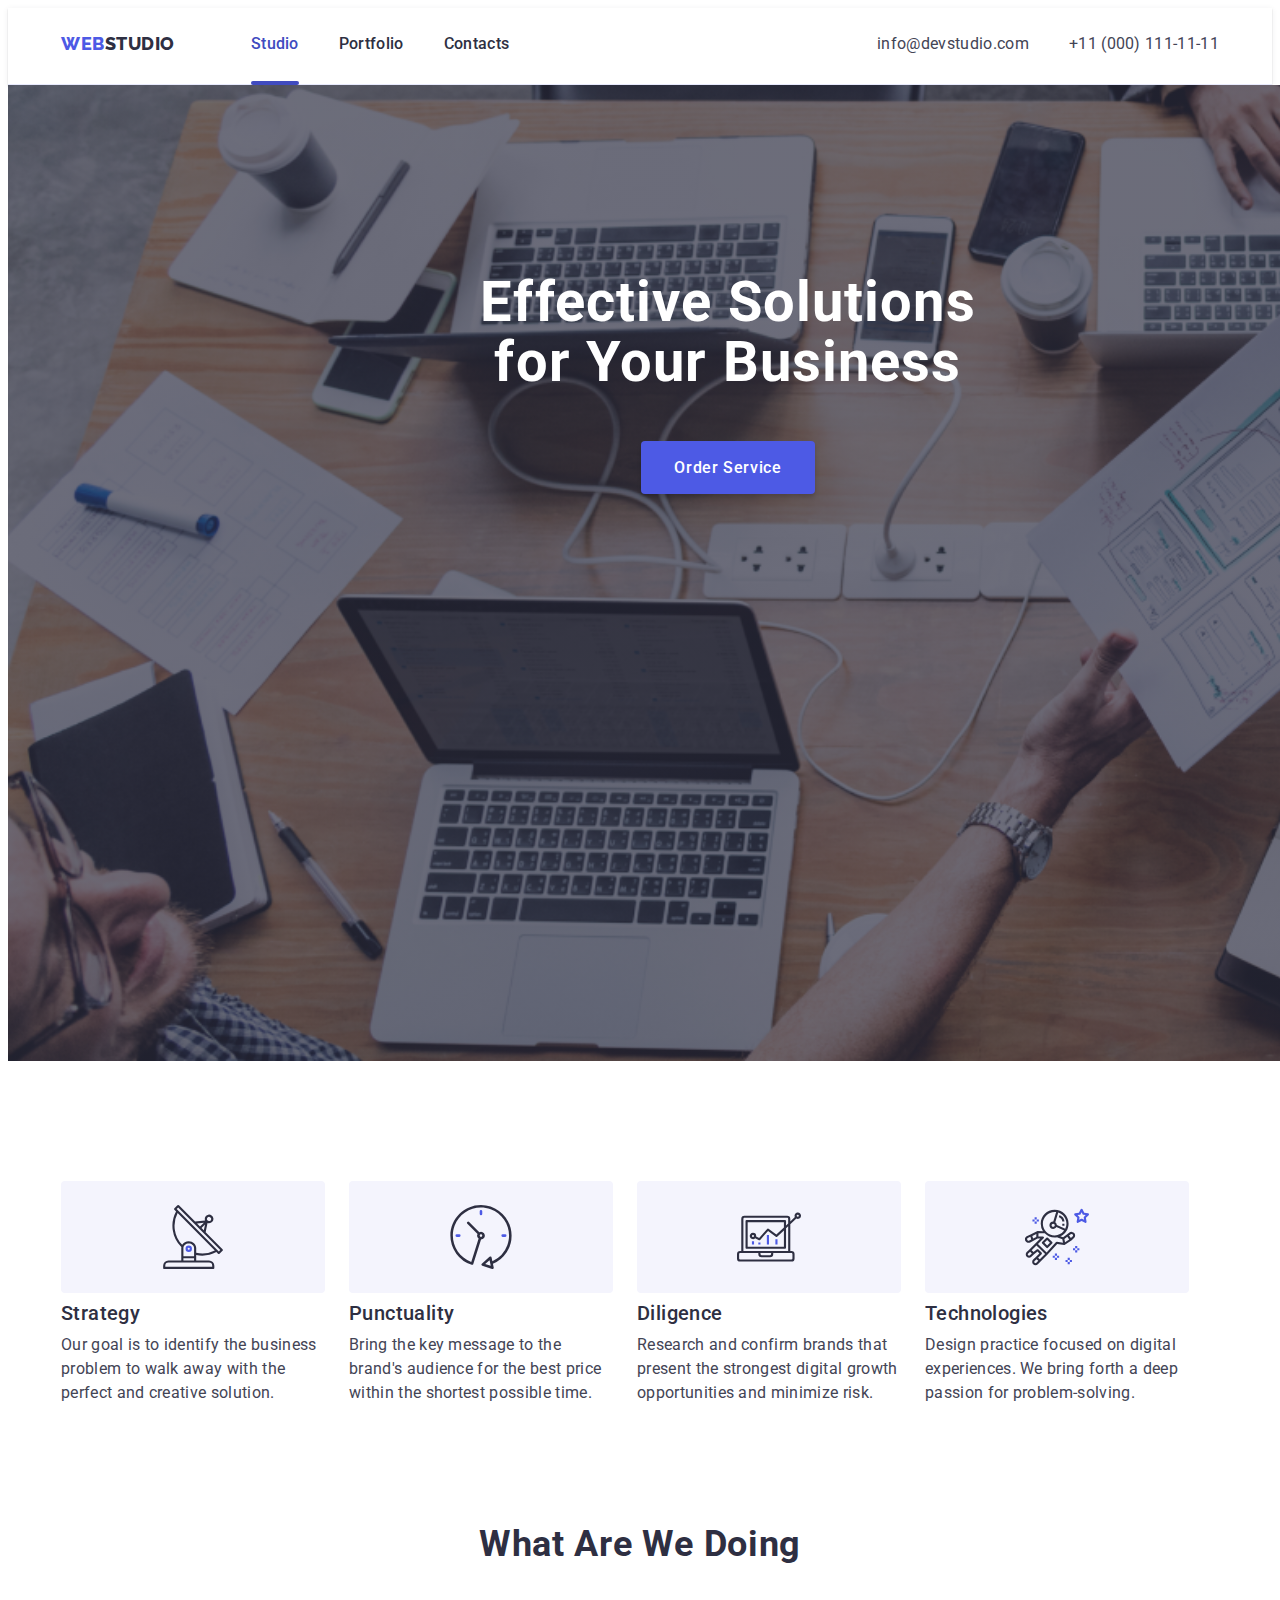
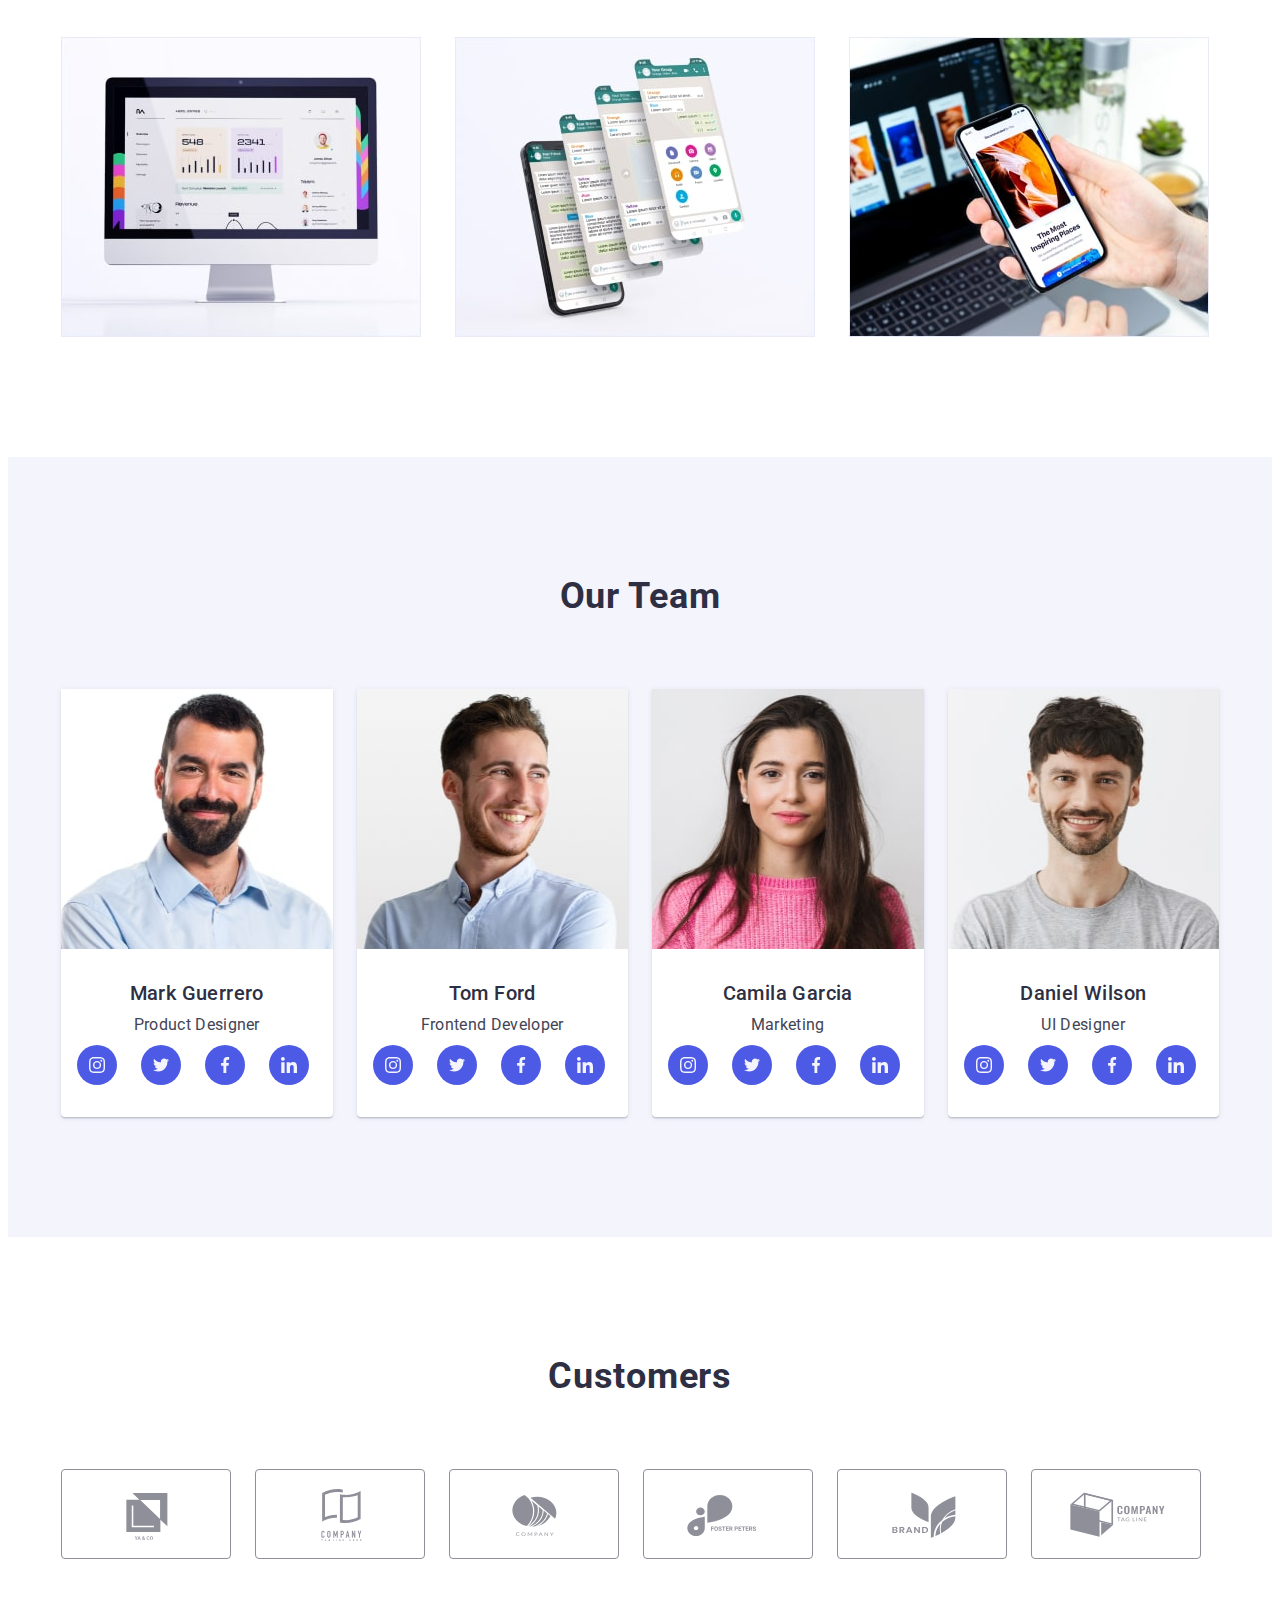
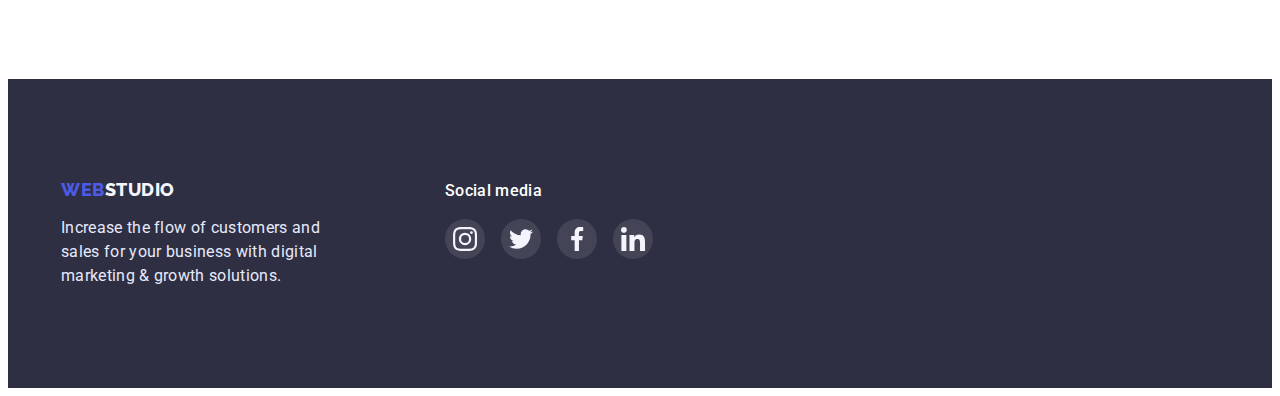
<file: index.html>
<!DOCTYPE html>
<html lang="en">
  <head>
    <meta charset="UTF-8" />
    <meta http-equiv="X-UA-Compatible" content="IE=edge" />
    <meta name="viewport" content="width=device-width, initial-scale=1.0" />
    <link rel="preconnect" href="https://fonts.googleapis.com" />
    <link rel="preconnect" href="https://fonts.gstatic.com" crossorigin />
    <link
      href="https://fonts.googleapis.com/css2?family=Raleway:wght@800&family=Roboto:wght@400;500;700;900&display=swap"
      rel="stylesheet"
    />
    <link
      rel="stylesheet"
      href="https://cdnjs.cloudflare.com/ajax/libs/modern-normalize/1.1.0/modern-normalize.min.css"
      integrity="sha512-wpPYUAdjBVSE4KJnH1VR1HeZfpl1ub8YT/NKx4PuQ5NmX2tKuGu6U/JRp5y+Y8XG2tV+wKQpNHVUX03MfMFn9Q=="
      crossorigin="anonymous"
      referrerpolicy="no-referrer"
    />
    <link rel="stylesheet" href="./css/style.css" />
    <title>WebStudio</title>
  </head>
  <body>
    <!-- $$$$$$$$$$$$$$$$$$$$ HEADER $$$$$$$$$$$$$$$$$$$$ -->
    <header class="header">
      <div class="container container-header">
        <nav class="header-nav">
          <a href="./index.html" class="header-logo-link link"
            ><span class="header-span">Web</span>Studio</a
          >
          <ul class="header-nav-list list">
            <li class="header-nav-item">
              <a href="./index.html" class="header-nav-link link current"
                >Studio</a
              >
            </li>
            <li class="header-nav-item">
              <a href="./portfolio.html" class="header-nav-link link"
                >Portfolio</a
              >
            </li>
            <li class="header-nav-item">
              <a href="" class="header-nav-link link">Contacts</a>
            </li>
          </ul>
        </nav>
        <address class="header-address">
          <ul class="header-address-list list">
            <li class="header-address-item">
              <a
                href="mailto:info@devstudio.com"
                class="header-address-link link"
                >info@devstudio.com</a
              >
            </li>
            <li class="header-address-item">
              <a href="tel:+110001111111" class="header-address-link link"
                >+11 (000) 111-11-11</a
              >
            </li>
          </ul>
        </address>
      </div>
    </header>
    <!-- $$$$$$$$$$$$$$$$$$$$ /HEADER $$$$$$$$$$$$$$$$$$$$ -->
    <!-- $$$$$$$$$$$$$$$$$$$$ MAIN $$$$$$$$$$$$$$$$$$$$ -->
    <main class="main">
      <!-- ********** HERO ********** -->
      <section class="hero">
        <div class="container container-hero">
          <h1 class="hero-title">Effective Solutions for Your Business</h1>
          <button type="button" class="hero-btn" data-modal-open>
            Order Service
          </button>
        </div>
      </section>
      <!-- ********** /HERO ********** -->
      <!-- ********** SKILLS ********** -->
      <section class="skills">
        <div class="container container-slills">
          <h2 class="hidden">Skills</h2>
          <ul class="skills-list list">
            <li class="skills-item">
              <div class="skills-item-div">
                <svg class="skills-svg" width="64" height="64">
                  <use href="./images/svg/sprite.svg#icon-antenna"></use>
                </svg>
              </div>
              <h3 class="skills-item-title">Strategy</h3>
              <p class="skills-item-text">
                Our goal is to identify the business problem to walk away with
                the perfect and creative solution.
              </p>
            </li>
            <li class="skills-item">
              <div class="skills-item-div">
                <svg class="skills-svg" width="64" height="64">
                  <use href="./images/svg/sprite.svg#icon-clock"></use>
                </svg>
              </div>
              <h3 class="skills-item-title">Punctuality</h3>
              <p class="skills-item-text">
                Bring the key message to the brand's audience for the best price
                within the shortest possible time.
              </p>
            </li>
            <li class="skills-item">
              <div class="skills-item-div">
                <svg class="skills-svg" width="64" height="64">
                  <use href="./images/svg/sprite.svg#icon-diagram"></use>
                </svg>
              </div>
              <h3 class="skills-item-title">Diligence</h3>
              <p class="skills-item-text">
                Research and confirm brands that present the strongest digital
                growth opportunities and minimize risk.
              </p>
            </li>
            <li class="skills-item">
              <div class="skills-item-div">
                <svg class="skills-svg" width="64" height="64">
                  <use href="./images/svg/sprite.svg#icon-astronaut"></use>
                </svg>
              </div>
              <h3 class="skills-item-title">Technologies</h3>
              <p class="skills-item-text">
                Design practice focused on digital experiences. We bring forth a
                deep passion for problem-solving.
              </p>
            </li>
          </ul>
        </div>
      </section>
      <!-- ********** /SKILLS ********** -->
      <!-- ********** WORK ********** -->
      <section class="work">
        <div class="container container-work">
          <h2 class="work-title">What are we doing</h2>
          <ul class="work-list list">
            <li class="work-item">
              <img
                src="./images/studio-Image/profile_of_a_person_on_a_computer-min.jpg"
                alt="Profile of a person on a computer"
                width="360"
                height="300"
                class="work-img"
              />
            </li>
            <li class="work-item">
              <img
                src="./images/studio-Image/a_phone_with_an_image_of_a_messenger-min.jpg"
                alt="A phone with an image of a messenger"
                width="360"
                height="300"
                class="work-img"
              />
            </li>
            <li class="work-item">
              <img
                src="./images/studio-Image/a_phone_with_an_image_of_a_desert_with_the_name_of_the_most_inspiring_places_and_a_laptop_with_the_same_description_in_the_background-min.jpg"
                alt="A phone with an image of a desert with the name of the most inspiring places and a laptop with the sam description in the background"
                width="360"
                height="300"
                class="work-img"
              />
            </li>
          </ul>
        </div>
      </section>
      <!-- ********** /WORK ********** -->
      <!-- ********** TEAM ********** -->
      <section class="team">
        <div class="container container-team">
          <h2 class="team-title">Our team</h2>
          <ul class="team-list list">
            <li class="team-item">
              <img
                src="./images/studio-Image/mark_guerrero-min.jpg"
                alt="A man with a thick beard in a white shirt"
                width="264"
                height="260"
                class="team-img"
              />
              <div class="team-item-wrap">
                <h3 class="team-item-title">Mark Guerrero</h3>
                <p class="team-item-text">Product Designer</p>
                <ul class="social-list list">
                  <li class="social-item">
                    <a class="social-link" href="/index.html">
                      <svg class="social-svg" width="16" height="16">
                        <use
                          href="./images/svg/sprite.svg#icon-instagram"
                        ></use>
                      </svg>
                    </a>
                  </li>
                  <li class="social-item">
                    <a class="social-link" href="/index.html">
                      <svg class="social-svg" width="16" height="16">
                        <use href="./images/svg/sprite.svg#icon-twitter"></use>
                      </svg>
                    </a>
                  </li>
                  <li class="social-item">
                    <a class="social-link" href="/index.html">
                      <svg class="social-svg" width="16" height="16">
                        <use href="./images/svg/sprite.svg#icon-facebook"></use>
                      </svg>
                    </a>
                  </li>
                  <li class="social-item">
                    <a class="social-link" href="/index.html">
                      <svg class="social-svg" width="16" height="16">
                        <use href="./images/svg/sprite.svg#icon-linkedin"></use>
                      </svg>
                    </a>
                  </li>
                </ul>
              </div>
            </li>
            <li class="team-item">
              <img
                src="./images/studio-Image/tom_ford-min.jpg"
                alt="Smiling man in a white shirt"
                width="264"
                height="260"
                class="team-img"
              />
              <div class="team-item-wrap">
                <h3 class="team-item-title">Tom Ford</h3>
                <p class="team-item-text">Frontend Developer</p>
                <ul class="social-list list">
                  <li class="social-item">
                    <a class="social-link" href="/index.html">
                      <svg class="social-svg" width="16" height="16">
                        <use
                          href="./images/svg/sprite.svg#icon-instagram"
                        ></use>
                      </svg>
                    </a>
                  </li>
                  <li class="social-item">
                    <a class="social-link" href="/index.html">
                      <svg class="social-svg" width="16" height="16">
                        <use href="./images/svg/sprite.svg#icon-twitter"></use>
                      </svg>
                    </a>
                  </li>
                  <li class="social-item">
                    <a class="social-link" href="/index.html">
                      <svg class="social-svg" width="16" height="16">
                        <use href="./images/svg/sprite.svg#icon-facebook"></use>
                      </svg>
                    </a>
                  </li>
                  <li class="social-item">
                    <a class="social-link" href="/index.html">
                      <svg class="social-svg" width="16" height="16">
                        <use href="./images/svg/sprite.svg#icon-linkedin"></use>
                      </svg>
                    </a>
                  </li>
                </ul>
              </div>
            </li>
            <li class="team-item">
              <img
                src="./images/studio-Image/camila_garcia-min.jpg"
                alt="A girl with brown hair in a pink sweater"
                width="264"
                height="260"
                class="team-img"
              />
              <div class="team-item-wrap">
                <h3 class="team-item-title">Camila Garcia</h3>
                <p class="team-item-text">Marketing</p>
                <ul class="social-list list">
                  <li class="social-item">
                    <a class="social-link" href="/index.html">
                      <svg class="social-svg" width="16" height="16">
                        <use
                          href="./images/svg/sprite.svg#icon-instagram"
                        ></use>
                      </svg>
                    </a>
                  </li>
                  <li class="social-item">
                    <a class="social-link" href="/index.html">
                      <svg class="social-svg" width="16" height="16">
                        <use href="./images/svg/sprite.svg#icon-twitter"></use>
                      </svg>
                    </a>
                  </li>
                  <li class="social-item">
                    <a class="social-link" href="/index.html">
                      <svg class="social-svg" width="16" height="16">
                        <use href="./images/svg/sprite.svg#icon-facebook"></use>
                      </svg>
                    </a>
                  </li>
                  <li class="social-item">
                    <a class="social-link" href="/index.html">
                      <svg class="social-svg" width="16" height="16">
                        <use href="./images/svg/sprite.svg#icon-linkedin"></use>
                      </svg>
                    </a>
                  </li>
                </ul>
              </div>
            </li>
            <li class="team-item">
              <img
                src="./images/studio-Image/daniel_wilson-min.jpg"
                alt="A smiling guy in a gray t-shirt"
                width="264"
                height="260"
                class="team-img"
              />
              <div class="team-item-wrap">
                <h3 class="team-item-title">Daniel Wilson</h3>
                <p class="team-item-text">UI Designer</p>
                <ul class="social-list list">
                  <li class="social-item">
                    <a class="social-link" href="/index.html">
                      <svg class="social-svg" width="16" height="16">
                        <use
                          href="./images/svg/sprite.svg#icon-instagram"
                        ></use>
                      </svg>
                    </a>
                  </li>
                  <li class="social-item">
                    <a class="social-link" href="/index.html">
                      <svg class="social-svg" width="16" height="16">
                        <use href="./images/svg/sprite.svg#icon-twitter"></use>
                      </svg>
                    </a>
                  </li>
                  <li class="social-item">
                    <a class="social-link" href="/index.html">
                      <svg class="social-svg" width="16" height="16">
                        <use href="./images/svg/sprite.svg#icon-facebook"></use>
                      </svg>
                    </a>
                  </li>
                  <li class="social-item">
                    <a class="social-link" href="/index.html">
                      <svg class="social-svg" width="16" height="16">
                        <use href="./images/svg/sprite.svg#icon-linkedin"></use>
                      </svg>
                    </a>
                  </li>
                </ul>
              </div>
            </li>
          </ul>
        </div>
      </section>
      <!-- ********** /TEAM ********** -->
      <!-- ********** CUSTOMERS ********** -->
      <section class="customers">
        <div class="container container-customers">
          <h2 class="customers-title">Customers</h2>
          <ul class="customers-list list">
            <li class="customers-item">
              <a href="./index.html" class="customers-link">
                <svg class="customers-svg" width="104" height="56">
                  <use href="./images/svg/sprite.svg#icon-ya-co"></use>
                </svg>
              </a>
            </li>
            <li class="customers-item">
              <a href="./index.html" class="customers-link">
                <svg class="customers-svg" width="104" height="56">
                  <use href="./images/svg/sprite.svg#icon-tagline-here"></use>
                </svg>
              </a>
            </li>
            <li class="customers-item">
              <a href="./index.html" class="customers-link">
                <svg class="customers-svg" width="104" height="56">
                  <use href="./images/svg/sprite.svg#icon-company"></use>
                </svg>
              </a>
            </li>
            <li class="customers-item">
              <a href="./index.html" class="customers-link">
                <svg class="customers-svg" width="104" height="56">
                  <use href="./images/svg/sprite.svg#icon-fister-peters"></use>
                </svg>
              </a>
            </li>
            <li class="customers-item">
              <a href="./index.html" class="customers-link">
                <svg class="customers-svg" width="104" height="56">
                  <use href="./images/svg/sprite.svg#icon-brand"></use>
                </svg>
              </a>
            </li>
            <li class="customers-item">
              <a href="./index.html" class="customers-link">
                <svg class="customers-svg" width="104" height="56">
                  <use href="./images/svg/sprite.svg#icon-tag-line"></use>
                </svg>
              </a>
            </li>
          </ul>
        </div>
      </section>
      <!-- ********** /CUSTOMERS ********** -->
    </main>
    <!-- $$$$$$$$$$$$$$$$$$$$ /MAIN $$$$$$$$$$$$$$$$$$$$ -->
    <!-- $$$$$$$$$$$$$$$$$$$$ FOOTER $$$$$$$$$$$$$$$$$$$$ -->
    <footer class="footer">
      <div class="container container-footer">
        <div class="footer-left">
          <a href="./index.html" class="footer-logo link"
            ><span class="footer-span">Web</span>Studio</a
          >
          <p class="footer-text">
            Increase the flow of customers and sales for your business with
            digital marketing & growth solutions.
          </p>
        </div>
        <div class="footer-right">
          <p class="footer-right-text">Social media</p>
          <ul class="footer-list list">
            <li class="footer-item">
              <a class="footer-list-link" href="./index.html">
                <svg class="footer-svg" width="24" height="24">
                  <use href="./images/svg/sprite.svg#icon-instagram"></use>
                </svg>
              </a>
            </li>
            <li class="footer-item">
              <a class="footer-list-link" href="./index.html">
                <svg class="footer-svg" width="24" height="24">
                  <use href="./images/svg/sprite.svg#icon-twitter"></use>
                </svg>
              </a>
            </li>
            <li class="footer-item">
              <a class="footer-list-link" href="./index.html">
                <svg class="footer-svg" width="24" height="24">
                  <use href="./images/svg/sprite.svg#icon-facebook"></use>
                </svg>
              </a>
            </li>
            <li class="footer-item">
              <a class="footer-list-link" href="./index.html">
                <svg class="footer-svg" width="24" height="24">
                  <use href="./images/svg/sprite.svg#icon-linkedin"></use>
                </svg>
              </a>
            </li>
          </ul>
        </div>
      </div>
    </footer>
    <!-- $$$$$$$$$$$$$$$$$$$$ /FOOTER $$$$$$$$$$$$$$$$$$$$ -->

    <!-- $$$$$$$$$$$$$$$$$$$$ BACKDROP $$$$$$$$$$$$$$$$$$$$ -->

    <div class="backdrop is-hidden" data-modal>
      <div class="modal">
        <button type="button" class="modal-close-button" data-modal-close>
          <svg class="modal-close-icon" width="8" height="8">
            <use href="./images/svg/sprite.svg#icon-close-black"></use>
          </svg>
        </button>
      </div>
    </div>
    <script src="./js/modal.js"></script>

    <!-- $$$$$$$$$$$$$$$$$$$$ /BACKDROP $$$$$$$$$$$$$$$$$$$$ -->
  </body>
</html>
</file>
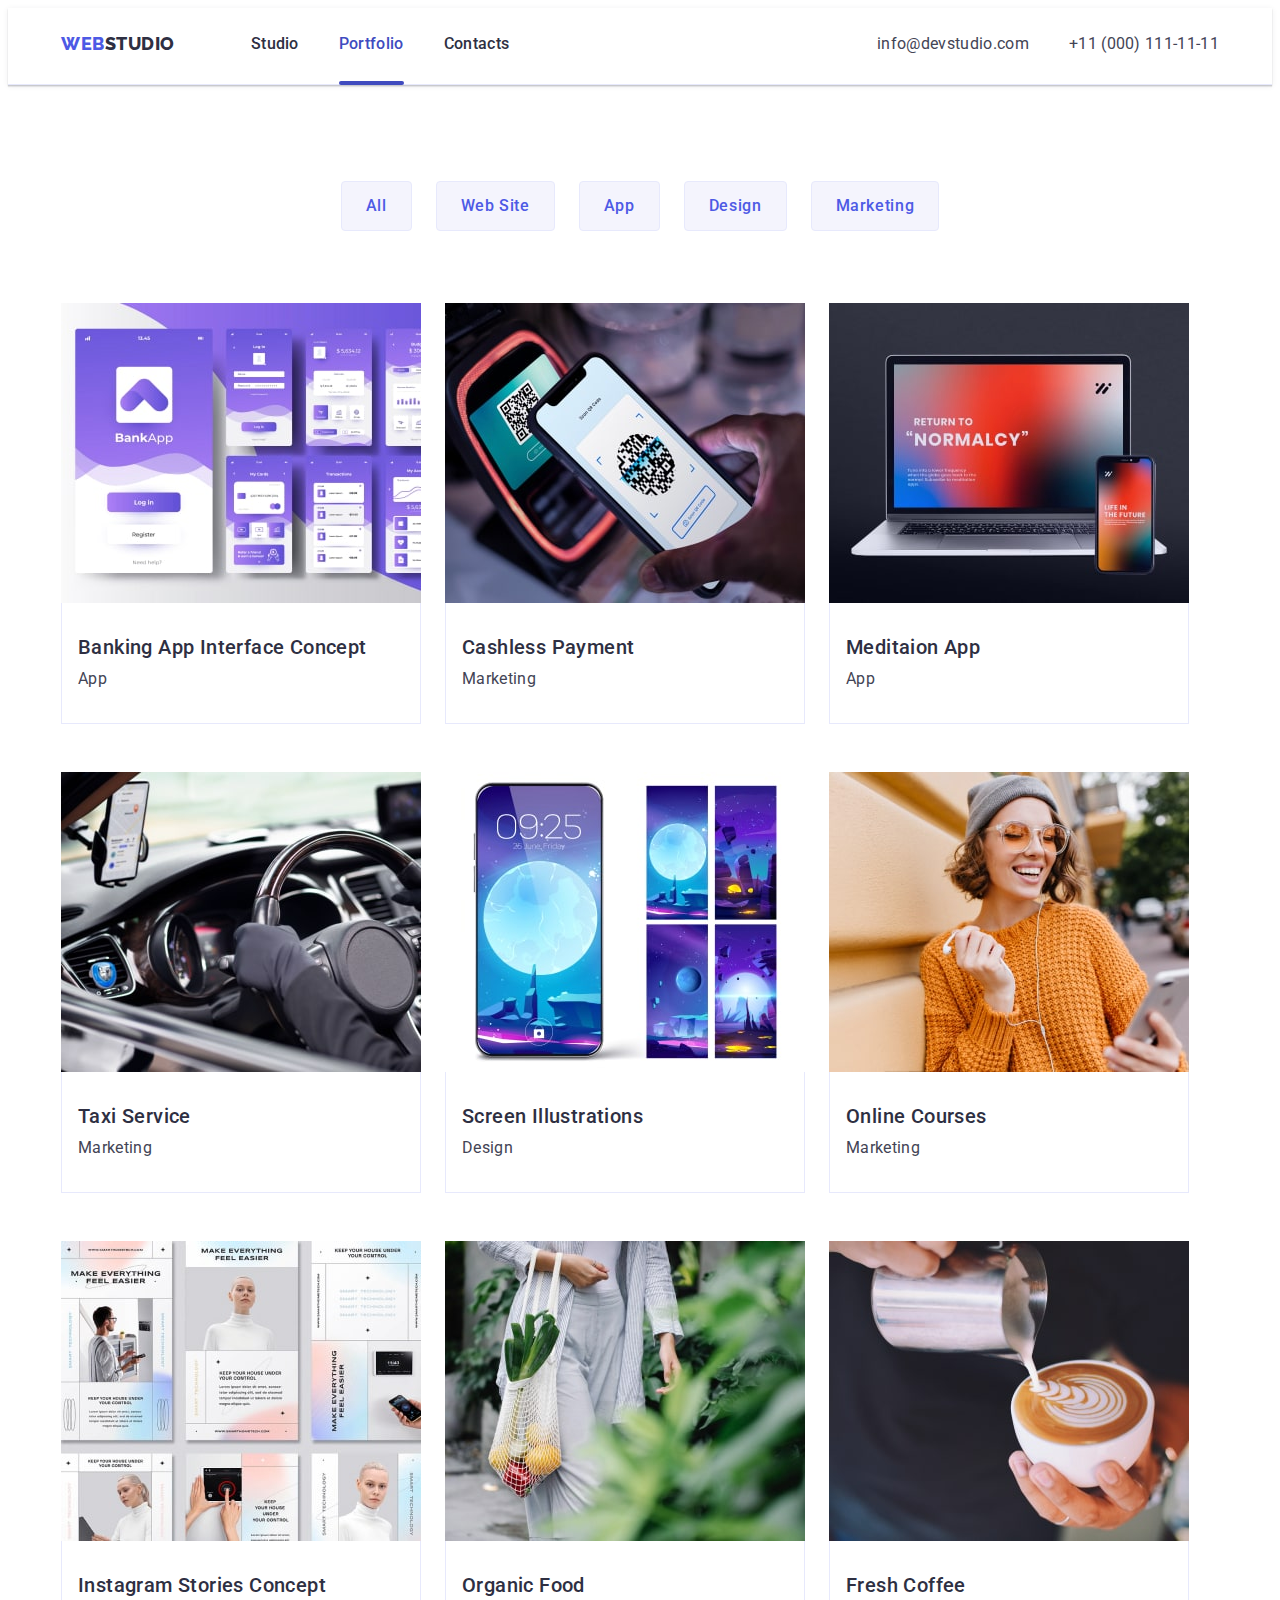
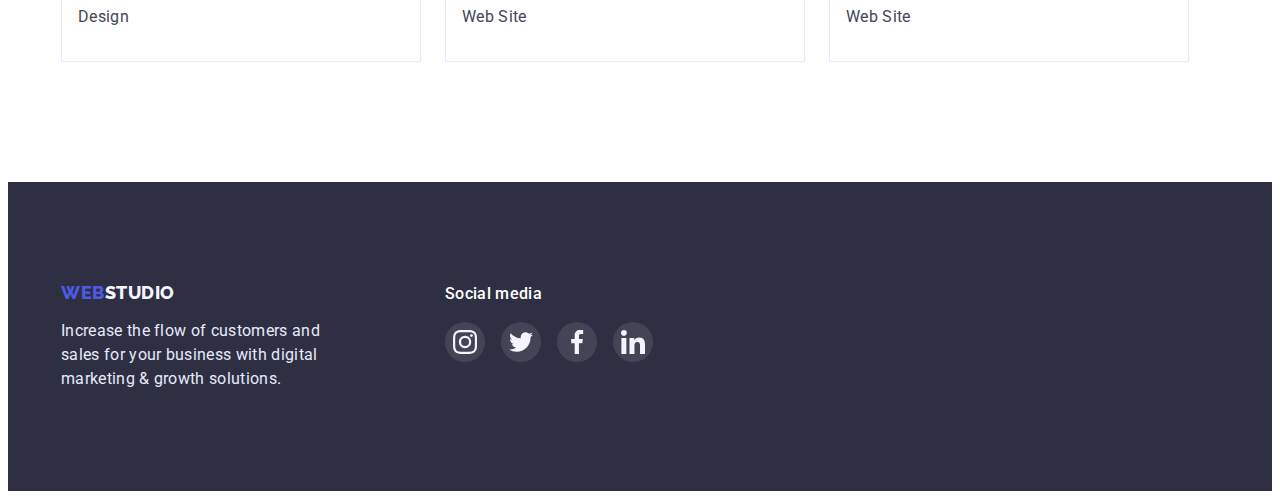
<file: portfolio.html>
<!DOCTYPE html>
<html lang="en">
  <head>
    <meta charset="UTF-8" />
    <meta http-equiv="X-UA-Compatible" content="IE=edge" />
    <meta name="viewport" content="width=device-width, initial-scale=1.0" />
    <link rel="preconnect" href="https://fonts.googleapis.com" />
    <link rel="preconnect" href="https://fonts.gstatic.com" crossorigin />
    <link
      href="https://fonts.googleapis.com/css2?family=Raleway:wght@800&family=Roboto:wght@400;500;700;900&display=swap"
      rel="stylesheet"
    />
    <link
      rel="stylesheet"
      href="https://cdnjs.cloudflare.com/ajax/libs/modern-normalize/1.1.0/modern-normalize.min.css"
      integrity="sha512-wpPYUAdjBVSE4KJnH1VR1HeZfpl1ub8YT/NKx4PuQ5NmX2tKuGu6U/JRp5y+Y8XG2tV+wKQpNHVUX03MfMFn9Q=="
      crossorigin="anonymous"
      referrerpolicy="no-referrer"
    />
    <link rel="stylesheet" href="./css/style.css" />
    <title>WebStudio</title>
  </head>
  <body>
    <!-- $$$$$$$$$$$$$$$$$$$$ HEADER $$$$$$$$$$$$$$$$$$$$ -->
    <header class="header">
      <div class="container container-header">
        <nav class="header-nav">
          <a href="./index.html" class="header-logo-link link"
            ><span class="header-span">Web</span>Studio</a
          >
          <ul class="header-nav-list list">
            <li class="header-nav-item">
              <a href="./index.html" class="header-nav-link link">Studio</a>
            </li>
            <li class="header-nav-item">
              <a href="./portfolio.html" class="header-nav-link link current"
                >Portfolio</a
              >
            </li>
            <li class="header-nav-item">
              <a href="" class="header-nav-link link">Contacts</a>
            </li>
          </ul>
        </nav>
        <address class="header-address">
          <ul class="header-address-list list">
            <li class="header-address-item">
              <a
                href="mailto:info@devstudio.com"
                class="header-address-link link"
                >info@devstudio.com</a
              >
            </li>
            <li class="header-address-item">
              <a href="tel:+110001111111" class="header-address-link link"
                >+11 (000) 111-11-11</a
              >
            </li>
          </ul>
        </address>
      </div>
    </header>
    <!-- $$$$$$$$$$$$$$$$$$$$ /HEADER $$$$$$$$$$$$$$$$$$$$ -->
    <!-- $$$$$$$$$$$$$$$$$$$$ MAIN $$$$$$$$$$$$$$$$$$$$ -->
    <main>
      <section class="portfolio-main">
        <div class="container container-portfolio-main">
          <h1 class="hidden">Filter</h1>
          <ul class="portfolio-main-list-filter list">
            <li class="portfolio-main-filter-item">
              <button type="button" class="portfolio-main-filter-btn">
                All
              </button>
            </li>
            <li class="portfolio-main-filter-item">
              <button type="button" class="portfolio-main-filter-btn">
                Web Site
              </button>
            </li>
            <li class="portfolio-main-filter-item">
              <button type="button" class="portfolio-main-filter-btn">
                App
              </button>
            </li>
            <li class="portfolio-main-filter-item">
              <button type="button" class="portfolio-main-filter-btn">
                Design
              </button>
            </li>
            <li class="portfolio-main-filter-item">
              <button type="button" class="portfolio-main-filter-btn">
                Marketing
              </button>
            </li>
          </ul>

          <ul class="portfolio-list-card list">
            <li class="portfolio-card">
              <a class="portfolio-card-link link" href="./portfolio.html">
                <div class="portfolio-cover">
                  <img
                    src="./images/portfolio-Image/banking_app_interface_concept.jpg"
                    alt="Banking app interface concept"
                    width="360"
                    height="300"
                    class="portfolio-card-img"
                  />
                  <p class="portfolio-cover-text">
                    14 Stylish and User-Friendly App Design Concepts · Task
                    Manager App · Calorie Tracker App · Exotic Fruit Ecommerce
                    App · Cloud Storage App
                  </p>
                </div>

                <div class="portfolio-card-wrap">
                  <h2 class="portfolio-card-title">
                    Banking App Interface Concept
                  </h2>
                  <p class="portfolio-card-text">App</p>
                </div>
              </a>
            </li>
            <li class="portfolio-card">
              <a class="portfolio-card-link link" href="./portfolio.html">
                <div class="portfolio-cover">
                  <img
                    src="./images/portfolio-Image/qr_code_scanning.jpg"
                    alt="QR code scanning"
                    width="360"
                    height="300"
                    class="portfolio-card-img"
                  />
                  <p class="portfolio-cover-text">
                    14 Stylish and User-Friendly App Design Concepts · Task
                    Manager App · Calorie Tracker App · Exotic Fruit Ecommerce
                    App · Cloud Storage App
                  </p>
                </div>

                <div class="portfolio-card-wrap">
                  <h2 class="portfolio-card-title">Cashless Payment</h2>
                  <p class="portfolio-card-text">Marketing</p>
                </div>
              </a>
            </li>
            <li class="portfolio-card">
              <a class="portfolio-card-link link" href="./portfolio.html">
                <div class="portfolio-cover">
                  <img
                    src="./images/portfolio-Image/a_meditation_app_on_your_laptop_and_phone.jpg"
                    alt="A meditation app on your laptop and phone"
                    width="360"
                    height="300"
                    class="portfolio-card-img"
                  />
                  <p class="portfolio-cover-text">
                    14 Stylish and User-Friendly App Design Concepts · Task
                    Manager App · Calorie Tracker App · Exotic Fruit Ecommerce
                    App · Cloud Storage App
                  </p>
                </div>

                <div class="portfolio-card-wrap">
                  <h2 class="portfolio-card-title">Meditaion App</h2>
                  <p class="portfolio-card-text">App</p>
                </div>
              </a>
            </li>
            <li class="portfolio-card">
              <a class="portfolio-card-link link" href="./portfolio.html">
                <div class="portfolio-cover">
                  <img
                    src="./images/portfolio-Image/a_person_drives_a_car.jpg"
                    alt="A person drives a car"
                    width="360"
                    height="300"
                    class="portfolio-card-img"
                  />
                  <p class="portfolio-cover-text">
                    14 Stylish and User-Friendly App Design Concepts · Task
                    Manager App · Calorie Tracker App · Exotic Fruit Ecommerce
                    App · Cloud Storage App
                  </p>
                </div>

                <div class="portfolio-card-wrap">
                  <h2 class="portfolio-card-title">Taxi Service</h2>
                  <p class="portfolio-card-text">Marketing</p>
                </div>
              </a>
            </li>
            <li class="portfolio-card">
              <a class="portfolio-card-link link" href="./portfolio.html">
                <div class="portfolio-cover">
                  <img
                    src="./images/portfolio-Image/screen_illustrations.jpg"
                    alt="Screen illustrations"
                    width="360"
                    height="300"
                    class="portfolio-card-img"
                  />
                  <p class="portfolio-cover-text">
                    14 Stylish and User-Friendly App Design Concepts · Task
                    Manager App · Calorie Tracker App · Exotic Fruit Ecommerce
                    App · Cloud Storage App
                  </p>
                </div>

                <div class="portfolio-card-wrap">
                  <h2 class="portfolio-card-title">Screen Illustrations</h2>
                  <p class="portfolio-card-text">Design</p>
                </div>
              </a>
            </li>
            <li class="portfolio-card">
              <a class="portfolio-card-link link" href="./portfolio.html">
                <div class="portfolio-cover">
                  <img
                    src="./images/portfolio-Image/a_smiling_girl_in_glasses_looks_at_the_phone.jpg"
                    alt="A smiling girl in glasses looks at the phone"
                    width="360"
                    height="300"
                    class="portfolio-card-img"
                  />
                  <p class="portfolio-cover-text">
                    14 Stylish and User-Friendly App Design Concepts · Task
                    Manager App · Calorie Tracker App · Exotic Fruit Ecommerce
                    App · Cloud Storage App
                  </p>
                </div>

                <div class="portfolio-card-wrap">
                  <h2 class="portfolio-card-title">Online Courses</h2>
                  <p class="portfolio-card-text">Marketing</p>
                </div>
              </a>
            </li>
            <li class="portfolio-card">
              <a class="portfolio-card-link link" href="./portfolio.html">
                <div class="portfolio-cover">
                  <img
                    src="./images/portfolio-Image/instagram_stories_concept.jpg"
                    alt="Instagram stories concept"
                    width="360"
                    height="300"
                    class="portfolio-card-img"
                  />
                  <p class="portfolio-cover-text">
                    14 Stylish and User-Friendly App Design Concepts · Task
                    Manager App · Calorie Tracker App · Exotic Fruit Ecommerce
                    App · Cloud Storage App
                  </p>
                </div>

                <div class="portfolio-card-wrap">
                  <h2 class="portfolio-card-title">
                    Instagram Stories Concept
                  </h2>
                  <p class="portfolio-card-text">Design</p>
                </div>
              </a>
            </li>
            <li class="portfolio-card">
              <a class="portfolio-card-link link" href="./portfolio.html">
                <div class="portfolio-cover">
                  <img
                    src="./images/portfolio-Image/girl_carries_groceries.jpg"
                    alt="Girl carries groceries"
                    width="360"
                    height="300"
                    class="portfolio-card-img"
                  />
                  <p class="portfolio-cover-text">
                    14 Stylish and User-Friendly App Design Concepts · Task
                    Manager App · Calorie Tracker App · Exotic Fruit Ecommerce
                    App · Cloud Storage App
                  </p>
                </div>

                <div class="portfolio-card-wrap">
                  <h2 class="portfolio-card-title">Organic Food</h2>
                  <p class="portfolio-card-text">Web Site</p>
                </div>
              </a>
            </li>
            <li class="portfolio-card">
              <a class="portfolio-card-link link" href="./portfolio.html">
                <div class="portfolio-cover">
                  <img
                    src="./images/portfolio-Image/man_makes_coffee.jpg"
                    alt="Man makes coffee"
                    width="360"
                    height="300"
                    class="portfolio-card-img"
                  />
                  <p class="portfolio-cover-text">
                    14 Stylish and User-Friendly App Design Concepts · Task
                    Manager App · Calorie Tracker App · Exotic Fruit Ecommerce
                    App · Cloud Storage App
                  </p>
                </div>

                <div class="portfolio-card-wrap">
                  <h2 class="portfolio-card-title">Fresh Coffee</h2>
                  <p class="portfolio-card-text">Web Site</p>
                </div>
              </a>
            </li>
          </ul>
        </div>
      </section>
    </main>
    <!-- $$$$$$$$$$$$$$$$$$$$ /MAIN $$$$$$$$$$$$$$$$$$$$ -->
    <!-- $$$$$$$$$$$$$$$$$$$$ FOOTER $$$$$$$$$$$$$$$$$$$$ -->
    <footer class="footer">
      <div class="container container-footer">
        <div class="footer-left">
          <a href="./index.html" class="footer-logo link"
            ><span class="footer-span">Web</span>Studio</a
          >
          <p class="footer-text">
            Increase the flow of customers and sales for your business with
            digital marketing & growth solutions.
          </p>
        </div>
        <div class="footer-right">
          <p class="footer-right-text">Social media</p>
          <ul class="footer-list list">
            <li class="footer-item">
              <a class="footer-list-link" href="./index.html">
                <svg class="footer-svg" width="24" height="24">
                  <use href="./images/svg/sprite.svg#icon-instagram"></use>
                </svg>
              </a>
            </li>
            <li class="footer-item">
              <a class="footer-list-link" href="./index.html">
                <svg class="footer-svg" width="24" height="24">
                  <use href="./images/svg/sprite.svg#icon-twitter"></use>
                </svg>
              </a>
            </li>
            <li class="footer-item">
              <a class="footer-list-link" href="./index.html">
                <svg class="footer-svg" width="24" height="24">
                  <use href="./images/svg/sprite.svg#icon-facebook"></use>
                </svg>
              </a>
            </li>
            <li class="footer-item">
              <a class="footer-list-link" href="./index.html">
                <svg class="footer-svg" width="24" height="24">
                  <use href="./images/svg/sprite.svg#icon-linkedin"></use>
                </svg>
              </a>
            </li>
          </ul>
        </div>
      </div>
    </footer>
    <!-- $$$$$$$$$$$$$$$$$$$$ /FOOTER $$$$$$$$$$$$$$$$$$$$ -->
  </body>
</html>
</file>
<file: css/style.css>
/* @@@@@@@@@@@@@@@@@@@@ STUDIO @@@@@@@@@@@@@@@@@@@@ */

:root {
  --primary-brand-color: #4d5ae5;
  --active-filter-background-color: #404bbf;
  --main-color: #2e2f42;
  --hero-and-footer-background-color: #2e2f42;
  --secondary-color: #434455;
  --hero-text-color: #ffffff;
  --our-team-background-color: #f4f4fd;
  --filter-background-color: #f4f4fd;
}

body {
  font-family: "Roboto", sans-serif;
  color: var(--main-color);
}

.hidden {
  position: absolute;
  width: 1px;
  height: 1px;
  margin: -1px;
  border: 0;
  padding: 0;
  white-space: nowrap;
  clip-path: inset(100%);
  clip: rect(0 0 0 0);
  overflow: hidden;
}

.link {
  text-decoration: none;
}

.list {
  list-style: none;
}

.container {
  max-width: 1158px;
  padding-left: 15px;
  padding-right: 15px;
  margin: 0 auto;
}

p,
h1,
h2,
h3,
h4 {
  margin: 0;
}

ul {
  margin: 0;
  padding-left: 0;
}

img {
  display: block;
}

/* $$$$$$$$$$$$$$$$$$$$ HEADER $$$$$$$$$$$$$$$$$$$$ */

.header {
  border-bottom: 1px solid #e7e9fc;
  box-shadow: 0px 2px 1px rgba(46, 47, 66, 0.08),
    0px 1px 1px rgba(46, 47, 66, 0.16), 0px 1px 6px rgba(46, 47, 66, 0.08);
  padding-top: 24px;
  padding-bottom: 24px;
}

.container-header {
  display: flex;
}

.header-nav {
  display: flex;
}

.header-logo-link {
  font-family: "Raleway", sans-serif;
  font-weight: 800;
  font-size: 18px;
  line-height: 1.33;
  letter-spacing: 0.03em;
  text-transform: uppercase;
  color: inherit;
  margin-right: 76px;
}

.header-span {
  color: var(--primary-brand-color);
}

.header-nav-list {
  display: flex;
  gap: 40px;
}

.header-nav-item {
}

.header-nav-link {
  font-weight: 500;
  font-size: 16px;
  line-height: 1.5;
  letter-spacing: 0.02em;
  color: inherit;
  border-top: 5px solid transparent;
  border-bottom: 5px solid transparent;
  transition: color 250ms cubic-bezier(0.4, 0, 0.2, 1);
}

.header-nav-link:is(:hover, :focus) {
  color: var(--active-filter-background-color);
}

.current {
  color: var(--active-filter-background-color);
}

.current::after {
  content: "";
  display: block;
  width: 100%;
  height: 4px;
  background-color: #404bbf;
  border-radius: 2px;
  position: relative;
  top: 25px;
  pointer-events: none;
}

.header-address {
  margin-left: auto;
}

.header-address-list {
  display: flex;
}

.header-address-item:not(:last-child) {
  margin-right: 40px;
}

.header-address-link {
  font-style: normal;
  font-size: 16px;
  line-height: 1.5;
  letter-spacing: 0.02em;
  color: var(--secondary-color);
  border-top: 5px solid transparent;
  border-bottom: 5px solid transparent;
  transition: color 250ms cubic-bezier(0.4, 0, 0.2, 1);
}

.header-address-link:is(:hover, :focus) {
  color: var(--active-filter-background-color);
}

/* $$$$$$$$$$$$$$$$$$$$ /HEADER $$$$$$$$$$$$$$$$$$$$ */

/* $$$$$$$$$$$$$$$$$$$$ MAIN $$$$$$$$$$$$$$$$$$$$ */

/* ********** HERO ********** */

.hero {
  padding-top: 188px;
  padding-bottom: 188px;
  background-color: rgba(46, 47, 66, 0.7);
  background-image: linear-gradient(
      rgba(46, 47, 66, 0.7) 0%,
      rgba(46, 47, 66, 0.7) 50%
    ),
    url(../images/portfolio-Image/background-hero.jpg);
  text-align: center;
  background-size: cover;
  background-repeat: no-repeat;
  width: 1440px;
  height: 600px;
  margin: 0 auto;
}

.container-hero {
  flex-direction: column;
  align-items: center;
}

.hero-title {
  font-size: 56px;
  line-height: 1.07;
  text-align: center;
  letter-spacing: 0.02em;
  color: var(--hero-text-color);
  margin: 0 auto;
  margin-bottom: 48px;
  max-width: 496px;
}
.hero-btn {
  background-color: var(--primary-brand-color);
  box-shadow: 0px 4px 4px rgba(0, 0, 0, 0.15);
  font-weight: 500;
  font-size: 16px;
  line-height: 1.5x;
  letter-spacing: 0.04em;
  color: #ffffff;
  cursor: pointer;
  font-family: inherit;
  padding: 16px 32px;
  border: 1px solid transparent;
  border-radius: 4px;
  transition: background-color 250ms cubic-bezier(0.4, 0, 0.2, 1),
    box-shadow 250ms cubic-bezier(0.4, 0, 0.2, 1);
}

.hero-btn:is(:hover, :focus) {
  background-color: var(--active-filter-background-color);
  box-shadow: 0px 4px 4px rgba(0, 0, 0, 0.15);
}

/* ********** /HERO ********** */

/* ********** SKILLS ********** */

.skills {
  padding-top: 120px;
}

.container-slills {
  display: flex;
}

.skills-list {
  display: flex;
  gap: 24px;
}

.skills-item {
  width: 264px;
}

.skills-item-div {
  background-color: #f4f4fd;
  border-radius: 4px;
  width: 264px;
  height: 112px;
  margin-bottom: 8px;
  display: flex;
  justify-content: center;
  align-items: center;
}

.skills-svg {
}

.skills-item-title {
  font-weight: 500;
  font-size: 20px;
  line-height: 1.2;
  letter-spacing: 0.02em;
  margin-bottom: 8px;
}

.skills-item-text {
  font-size: 16px;
  line-height: 1.5;
  letter-spacing: 0.02em;
  color: var(--secondary-color);
}

/* ********** /SKILLS ********** */

/* ********** WORK ********** */

.work {
  padding-top: 120px;
  padding-bottom: 120px;
}

.work-title {
  font-size: 36px;
  line-height: 1.11;
  text-align: center;
  letter-spacing: 0.02em;
  text-transform: capitalize;
  color: inherit;
  margin-bottom: 72px;
}

.work-list {
  display: flex;
  gap: 24px;
}

.work-item {
  width: calc((100% - 48px) / 3);
}

.work-img {
}

/* ********** /WORK ********** */

/* ********** TEAM ********** */

.team {
  background-color: var(--our-team-background-color);
  padding-top: 120px;
  padding-bottom: 120px;
}

.team-title {
  font-size: 36px;
  line-height: 1.11;
  text-align: center;
  letter-spacing: 0.02em;
  text-transform: capitalize;
  color: var(--main-color);
  margin-bottom: 72px;
}

.team-list {
  display: flex;
  gap: 24px;
}

.team-item {
  background-color: #ffffff;
  box-shadow: 0px 1px 6px rgba(46, 47, 66, 0.08),
    0px 1px 1px rgba(46, 47, 66, 0.16), 0px 2px 1px rgba(46, 47, 66, 0.08);
  width: calc((100% - 72px) / 4);
  border-radius: 0px 0px 4px 4px;
}

.team-item-wrap {
  padding: 32px 16px;
  text-align: center;
}

.team-img {
  width: 100%;
}

.team-item-title {
  font-weight: 500;
  font-size: 20px;
  line-height: 1.2;
  letter-spacing: 0.02em;
  color: inherit;
  margin-bottom: 8px;
}

.team-item-text {
  font-size: 16px;
  line-height: 1.5;
  letter-spacing: 0.02em;
  color: var(--secondary-color);
  margin-bottom: 8px;
}

.social-list {
  display: flex;
  gap: 24px;
}

.social-item {
  width: 40px;
  height: 40px;
}

.social-link {
  display: flex;
  justify-content: center;
  align-items: center;
  width: 100%;
  height: 100%;
  border-radius: 50%;
  background-color: #4d5ae5;
  transition: background-color 250ms cubic-bezier(0.4, 0, 0.2, 1);
}

.social-link:is(:hover, :focus) {
  background-color: #404bbf;
}

.social-svg {
  fill: #f4f4fd;
}

/* ********** /TEAM ********** */

/* ********** CUSTOMERS ********** */

.customers {
  padding-top: 120px;
  padding-bottom: 120px;
}

.customers-title {
  font-size: 36px;
  line-height: 1.11;
  text-align: center;
  letter-spacing: 0.02em;
  text-transform: capitalize;
  color: var(--main-color);
  margin-bottom: 72px;
}

.customers-list {
  display: flex;
  gap: 24px;
}

.customers-item {
}

.customers-link {
  width: 168px;
  height: 88px;
  color: #8e8f99;
  border: 1px solid currentColor;
  border-radius: 4px;
  display: flex;
  justify-content: center;
  align-items: center;
  transition: color 250ms cubic-bezier(0.4, 0, 0.2, 1);
}

.customers-link:is(:hover, :focus) {
  color: #404bbf;
}

.customers-svg {
  fill: currentColor;
}

/* ********** /CUSTOMERS ********** */

/* $$$$$$$$$$$$$$$$$$$$ /MAIN $$$$$$$$$$$$$$$$$$$$ */

/* $$$$$$$$$$$$$$$$$$$$ FOOTER $$$$$$$$$$$$$$$$$$$$ */

.footer {
  background-color: var(--hero-and-footer-background-color);
  padding-top: 100px;
  padding-bottom: 100px;
}

.container-footer {
  display: flex;
}

.footer-left {
  width: 264px;
  margin-right: 120px;
}

.footer-logo {
  font-family: "Raleway", sans-serif;
  font-weight: 800;
  font-size: 18px;
  line-height: 1.17;
  letter-spacing: 0.03em;
  text-transform: uppercase;
  color: #f4f4fd;
}

.footer-span {
  color: var(--primary-brand-color);
}

.footer-text {
  font-size: 16px;
  line-height: 1.5;
  letter-spacing: 0.02em;
  color: #e7e9fc;
  margin-top: 16px;
  max-width: 264px;
}

.footer-right-text {
  font-weight: 500;
  font-size: 16px;
  line-height: 1.5;
  letter-spacing: 0.02em;
  color: var(--hero-text-color);
  margin-bottom: 16px;
}

.footer-list {
  display: flex;
  gap: 16px;
}

.footer-item {
  width: 40px;
  height: 40px;
}

.footer-list-link {
  border-radius: 50%;
  background-color: rgba(255, 255, 255, 0.1);
  display: flex;
  justify-content: center;
  align-items: center;
  width: 100%;
  height: 100%;
  transition: background-color 250ms cubic-bezier(0.4, 0, 0.2, 1);
}

.footer-list-link:is(:hover, :focus) {
  background-color: #31d0aa;
}

.footer-svg {
  fill: #f4f4fd;
}

/* $$$$$$$$$$$$$$$$$$$$ /FOOTER $$$$$$$$$$$$$$$$$$$$ */

/* $$$$$$$$$$$$$$$$$$$$ BACKDROP $$$$$$$$$$$$$$$$$$$$ */

.backdrop {
  position: fixed;
  top: 0;
  width: 100%;
  height: 100%;
  background-color: rgba(46, 47, 66, 0.4);
  transition: opacity 250ms cubic-bezier(0.4, 0, 0.2, 1),
    visibility 250ms cubic-bezier(0.4, 0, 0.2, 1);
}

.modal {
  position: absolute;
  top: 50%;
  left: 50%;
  transform: translate(-50%, -50%) scale(1);
  width: 408px;
  min-height: 576px;
  background: #fcfcfc;
  box-shadow: 0px 1px 1px rgba(0, 0, 0, 0.14), 0px 1px 3px rgba(0, 0, 0, 0.12),
    0px 2px 1px rgba(0, 0, 0, 0.2);
  border-radius: 4px;
  padding: 24px;
  transition: transform 250ms cubic-bezier(0.4, 0, 0.2, 1);
}

.backdrop.is-hidden .modal {
  transform: translate(-50%, -50%) scale(0);
}

.modal-close-button {
  width: 24px;
  height: 24px;
  background: #e7e9fc;
  border: 1px solid rgba(0, 0, 0, 0.1);
  border-radius: 50%;
  display: flex;
  justify-content: center;
  align-items: center;
  margin-left: auto;
  padding: 0;
  cursor: pointer;
}

.modal-close-icon {
}

.is-hidden {
  opacity: 0;
  visibility: hidden;
  pointer-events: none;
}

/* $$$$$$$$$$$$$$$$$$$$ /BACKDROP $$$$$$$$$$$$$$$$$$$$ */

/* @@@@@@@@@@@@@@@@@@@@ /STUDIO @@@@@@@@@@@@@@@@@@@@ */

/* @@@@@@@@@@@@@@@@@@@@ PORTFOLIO @@@@@@@@@@@@@@@@@@@@ */

/* $$$$$$$$$$$$$$$$$$$$ MAIN $$$$$$$$$$$$$$$$$$$$ */

.portfolio-main {
  padding-top: 96px;
  padding-bottom: 120px;
}

.portfolio-main-list-filter {
  margin-bottom: 72px;
  display: flex;
  justify-content: center;
  gap: 24px;
}

.portfolio-main-filter-item {
}

.portfolio-main-filter-btn {
  background-color: var(--filter-background-color);
  font-weight: 500;
  font-size: 16px;
  line-height: 1.5;
  letter-spacing: 0.04em;
  color: var(--primary-brand-color);
  cursor: pointer;
  font-family: inherit;
  border: 1px solid #e7e9fc;
  border-radius: 4px;
  padding: 12px 24px;
  transition: background-color 250ms cubic-bezier(0.4, 0, 0.2, 1),
    color 250ms cubic-bezier(0.4, 0, 0.2, 1),
    box-shadow 250ms cubic-bezier(0.4, 0, 0.2, 1);
}

.portfolio-main-filter-btn:is(:hover, :focus) {
  background-color: var(--active-filter-background-color);
  box-shadow: 0px 3px 1px rgba(0, 0, 0, 0.1), 0px 2px 1px rgba(0, 0, 0, 0.08),
    0px 2px 2px rgba(0, 0, 0, 0.12);
  color: #ffffff;
}

.portfolio-list-card {
  display: flex;
  flex-wrap: wrap;
  row-gap: 48px;
  column-gap: 24px;
}

.portfolio-card {
  max-width: 360px;
}

.portfolio-card-link {
  display: block;
  transition: box-shadow 250ms cubic-bezier(0.4, 0, 0.2, 1);
}

.portfolio-card-link:is(:hover, :focus) {
  box-shadow: 0px 1px 6px rgba(46, 47, 66, 0.08),
    0px 1px 1px rgba(46, 47, 66, 0.16), 0px 2px 1px rgba(46, 47, 66, 0.08);
}

.portfolio-cover {
  position: relative;
  overflow: hidden;
}

.portfolio-card-img {
}

.portfolio-cover-text {
  position: absolute;
  top: 0;
  padding: 40px 32px;
  font-size: 16px;
  line-height: 1.5;
  letter-spacing: 0.02em;
  color: var(--our-team-background-color);
  background-color: var(--primary-brand-color);
  height: 100%;
  transform: translateY(100%);
  transition: transform 250ms cubic-bezier(0.4, 0, 0.2, 1);
  overflow: auto;
}

.portfolio-card-link:is(:hover, :focus) .portfolio-cover-text {
  transform: translateY(0);
}

.portfolio-card-wrap {
  border: 1px solid #e7e9fc;
  padding: 32px 16px;
  border-top: none;
}

.portfolio-card-title {
  font-weight: 500;
  font-size: 20px;
  line-height: 1.2;
  letter-spacing: 0.02em;
  color: var(--main-color);
  margin-bottom: 8px;
}

.portfolio-card-text {
  font-size: 16px;
  line-height: 1.5;
  letter-spacing: 0.02em;
  color: var(--secondary-color);
}

/* $$$$$$$$$$$$$$$$$$$$ /MAIN $$$$$$$$$$$$$$$$$$$$ */

/* @@@@@@@@@@@@@@@@@@@@ /PORTFOLIO @@@@@@@@@@@@@@@@@@@@ */
</file>
